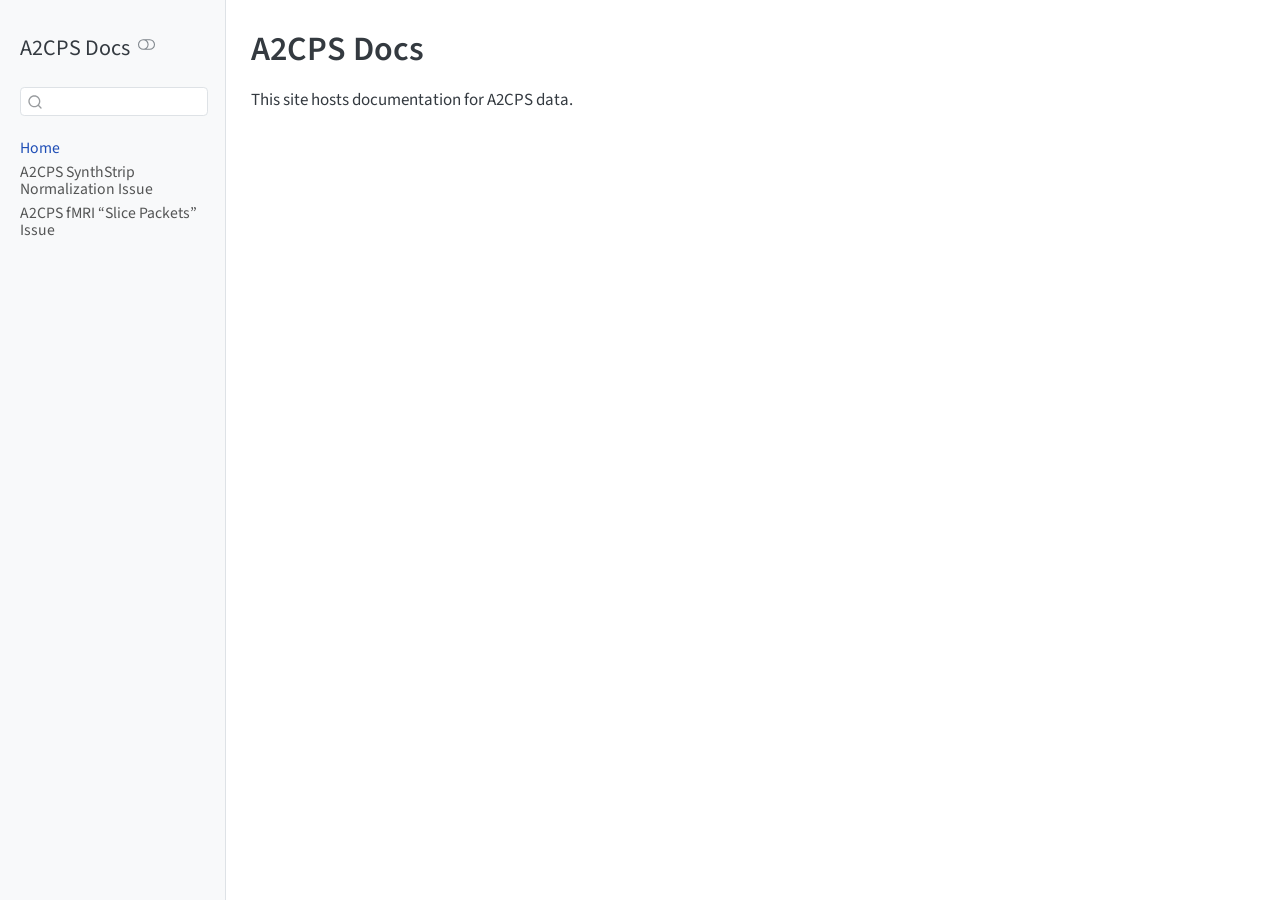
<file: index.html>
<!DOCTYPE html>
<html xmlns="http://www.w3.org/1999/xhtml" lang="en" xml:lang="en"><head>

<meta charset="utf-8">
<meta name="generator" content="quarto-1.9.38">

<meta name="viewport" content="width=device-width, initial-scale=1.0, user-scalable=yes">


<title>A2CPS Docs</title>
<style>
/* Default styles provided by pandoc.
** See https://pandoc.org/MANUAL.html#variables-for-html for config info.
*/
code{white-space: pre-wrap;}
span.smallcaps{font-variant: small-caps;}
div.columns{display: flex; gap: min(4vw, 1.5em);}
div.column{flex: auto; overflow-x: auto;}
div.hanging-indent{margin-left: 1.5em; text-indent: -1.5em;}
ul.task-list{list-style: none;}
ul.task-list li input[type="checkbox"] {
  width: 0.8em;
  margin: 0 0.8em 0.2em -1em; /* quarto-specific, see https://github.com/quarto-dev/quarto-cli/issues/4556 */ 
  vertical-align: middle;
}
</style>


<script src="site_libs/quarto-nav/quarto-nav.js"></script>
<script src="site_libs/quarto-nav/headroom.min.js"></script>
<script src="site_libs/clipboard/clipboard.min.js"></script>
<script src="site_libs/quarto-search/autocomplete.umd.js"></script>
<script src="site_libs/quarto-search/fuse.min.js"></script>
<script src="site_libs/quarto-search/quarto-search.js"></script>
<meta name="quarto:offset" content="./">
<script src="site_libs/quarto-html/quarto.js" type="module"></script>
<script src="site_libs/quarto-html/tabsets/tabsets.js" type="module"></script>
<script src="site_libs/quarto-html/popper.min.js"></script>
<script src="site_libs/quarto-html/tippy.umd.min.js"></script>
<script src="site_libs/quarto-html/anchor.min.js"></script>
<link href="site_libs/quarto-html/tippy.css" rel="stylesheet">
<link href="site_libs/quarto-html/quarto-syntax-highlighting-15634bcf2e68342d4ad2dfa704d543f6.css" rel="stylesheet" class="quarto-color-scheme" id="quarto-text-highlighting-styles">
<link href="site_libs/quarto-html/quarto-syntax-highlighting-dark-0a6b7249c26820e032cb0bd839ff02b1.css" rel="stylesheet" class="quarto-color-scheme quarto-color-alternate" id="quarto-text-highlighting-styles">
<link href="site_libs/quarto-html/quarto-syntax-highlighting-15634bcf2e68342d4ad2dfa704d543f6.css" rel="stylesheet" class="quarto-color-scheme-extra" id="quarto-text-highlighting-styles">
<script src="site_libs/bootstrap/bootstrap.min.js"></script>
<link href="site_libs/bootstrap/bootstrap-icons.css" rel="stylesheet">
<link href="site_libs/bootstrap/bootstrap-3dce5815fc144736be7af272c655a3e4.min.css" rel="stylesheet" append-hash="true" class="quarto-color-scheme" id="quarto-bootstrap" data-mode="light">
<link href="site_libs/bootstrap/bootstrap-dark-da82e081d13ecbc62b1fa927007210f7.min.css" rel="stylesheet" append-hash="true" class="quarto-color-scheme quarto-color-alternate" id="quarto-bootstrap" data-mode="dark">
<link href="site_libs/bootstrap/bootstrap-3dce5815fc144736be7af272c655a3e4.min.css" rel="stylesheet" append-hash="true" class="quarto-color-scheme-extra" id="quarto-bootstrap" data-mode="light">
<script id="quarto-search-options" type="application/json">{
  "location": "sidebar",
  "copy-button": false,
  "collapse-after": 3,
  "panel-placement": "start",
  "type": "textbox",
  "limit": 50,
  "keyboard-shortcut": [
    "f",
    "/",
    "s"
  ],
  "show-item-context": false,
  "language": {
    "search-no-results-text": "No results",
    "search-matching-documents-text": "matching documents",
    "search-copy-link-title": "Copy link to search",
    "search-hide-matches-text": "Hide additional matches",
    "search-more-match-text": "more match in this document",
    "search-more-matches-text": "more matches in this document",
    "search-clear-button-title": "Clear",
    "search-text-placeholder": "",
    "search-detached-cancel-button-title": "Cancel",
    "search-submit-button-title": "Submit",
    "search-label": "Search"
  }
}</script>
<script async="" src="https://www.googletagmanager.com/gtag/js?id=G-K3383Z78V7"></script>

<script type="text/javascript">

window.dataLayer = window.dataLayer || [];
function gtag(){dataLayer.push(arguments);}
gtag('js', new Date());
gtag('config', 'G-K3383Z78V7', { 'anonymize_ip': true});
</script>


</head>

<body class="nav-sidebar docked quarto-light"><script id="quarto-html-before-body" type="application/javascript">
    const toggleBodyColorMode = (bsSheetEl) => {
      const mode = bsSheetEl.getAttribute("data-mode");
      const bodyEl = window.document.querySelector("body");
      if (mode === "dark") {
        bodyEl.classList.add("quarto-dark");
        bodyEl.classList.remove("quarto-light");
      } else {
        bodyEl.classList.add("quarto-light");
        bodyEl.classList.remove("quarto-dark");
      }
    }
    const toggleBodyColorPrimary = () => {
      const bsSheetEl = window.document.querySelector("link#quarto-bootstrap:not([rel=disabled-stylesheet])");
      if (bsSheetEl) {
        toggleBodyColorMode(bsSheetEl);
      }
    }
    const setColorSchemeToggle = (alternate) => {
      const toggles = window.document.querySelectorAll('.quarto-color-scheme-toggle');
      for (let i=0; i < toggles.length; i++) {
        const toggle = toggles[i];
        if (toggle) {
          if (alternate) {
            toggle.classList.add("alternate");
          } else {
            toggle.classList.remove("alternate");
          }
        }
      }
    };
    const toggleColorMode = (alternate) => {
      // Switch the stylesheets
      const primaryStylesheets = window.document.querySelectorAll('link.quarto-color-scheme:not(.quarto-color-alternate)');
      const alternateStylesheets = window.document.querySelectorAll('link.quarto-color-scheme.quarto-color-alternate');
      manageTransitions('#quarto-margin-sidebar .nav-link', false);
      if (alternate) {
        // note: dark is layered on light, we don't disable primary!
        enableStylesheet(alternateStylesheets);
        for (const sheetNode of alternateStylesheets) {
          if (sheetNode.id === "quarto-bootstrap") {
            toggleBodyColorMode(sheetNode);
          }
        }
      } else {
        disableStylesheet(alternateStylesheets);
        enableStylesheet(primaryStylesheets)
        toggleBodyColorPrimary();
      }
      manageTransitions('#quarto-margin-sidebar .nav-link', true);
      // Switch the toggles
      setColorSchemeToggle(alternate)
      // Hack to workaround the fact that safari doesn't
      // properly recolor the scrollbar when toggling (#1455)
      if (navigator.userAgent.indexOf('Safari') > 0 && navigator.userAgent.indexOf('Chrome') == -1) {
        manageTransitions("body", false);
        window.scrollTo(0, 1);
        setTimeout(() => {
          window.scrollTo(0, 0);
          manageTransitions("body", true);
        }, 40);
      }
    }
    const disableStylesheet = (stylesheets) => {
      for (let i=0; i < stylesheets.length; i++) {
        const stylesheet = stylesheets[i];
        stylesheet.rel = 'disabled-stylesheet';
      }
    }
    const enableStylesheet = (stylesheets) => {
      for (let i=0; i < stylesheets.length; i++) {
        const stylesheet = stylesheets[i];
        if(stylesheet.rel !== 'stylesheet') { // for Chrome, which will still FOUC without this check
          stylesheet.rel = 'stylesheet';
        }
      }
    }
    const manageTransitions = (selector, allowTransitions) => {
      const els = window.document.querySelectorAll(selector);
      for (let i=0; i < els.length; i++) {
        const el = els[i];
        if (allowTransitions) {
          el.classList.remove('notransition');
        } else {
          el.classList.add('notransition');
        }
      }
    }
    const isFileUrl = () => {
      return window.location.protocol === 'file:';
    }
    const hasAlternateSentinel = () => {
      let styleSentinel = getColorSchemeSentinel();
      if (styleSentinel !== null) {
        return styleSentinel === "alternate";
      } else {
        return false;
      }
    }
    const setStyleSentinel = (alternate) => {
      const value = alternate ? "alternate" : "default";
      if (!isFileUrl()) {
        window.localStorage.setItem("quarto-color-scheme", value);
      } else {
        localAlternateSentinel = value;
      }
    }
    const getColorSchemeSentinel = () => {
      if (!isFileUrl()) {
        const storageValue = window.localStorage.getItem("quarto-color-scheme");
        return storageValue != null ? storageValue : localAlternateSentinel;
      } else {
        return localAlternateSentinel;
      }
    }
    const toggleGiscusIfUsed = (isAlternate, darkModeDefault) => {
      const baseTheme = document.querySelector('#giscus-base-theme')?.value ?? 'light';
      const alternateTheme = document.querySelector('#giscus-alt-theme')?.value ?? 'dark';
      let newTheme = '';
      if(authorPrefersDark) {
        newTheme = isAlternate ? baseTheme : alternateTheme;
      } else {
        newTheme = isAlternate ? alternateTheme : baseTheme;
      }
      const changeGiscusTheme = () => {
        // From: https://github.com/giscus/giscus/issues/336
        const sendMessage = (message) => {
          const iframe = document.querySelector('iframe.giscus-frame');
          if (!iframe) return;
          iframe.contentWindow.postMessage({ giscus: message }, 'https://giscus.app');
        }
        sendMessage({
          setConfig: {
            theme: newTheme
          }
        });
      }
      const isGiscussLoaded = window.document.querySelector('iframe.giscus-frame') !== null;
      if (isGiscussLoaded) {
        changeGiscusTheme();
      }
    };
    const authorPrefersDark = false;
    const darkModeDefault = authorPrefersDark;
      document.querySelector('link#quarto-text-highlighting-styles.quarto-color-scheme-extra').rel = 'disabled-stylesheet';
      document.querySelector('link#quarto-bootstrap.quarto-color-scheme-extra').rel = 'disabled-stylesheet';
    let localAlternateSentinel = darkModeDefault ? 'alternate' : 'default';
    // Dark / light mode switch
    window.quartoToggleColorScheme = () => {
      // Read the current dark / light value
      let toAlternate = !hasAlternateSentinel();
      toggleColorMode(toAlternate);
      setStyleSentinel(toAlternate);
      toggleGiscusIfUsed(toAlternate, darkModeDefault);
      window.dispatchEvent(new Event('resize'));
    };
    // Switch to dark mode if need be
    if (hasAlternateSentinel()) {
      toggleColorMode(true);
    } else {
      toggleColorMode(false);
    }
  </script>

<div id="quarto-search-results"></div>
  <header id="quarto-header" class="headroom fixed-top">
  <nav class="quarto-secondary-nav">
    <div class="container-fluid d-flex">
      <button type="button" class="quarto-btn-toggle btn" data-bs-toggle="collapse" role="button" data-bs-target=".quarto-sidebar-collapse-item" aria-controls="quarto-sidebar" aria-expanded="false" aria-label="Toggle sidebar navigation" onclick="if (window.quartoToggleHeadroom) { window.quartoToggleHeadroom(); }">
        <i class="bi bi-layout-text-sidebar-reverse"></i>
      </button>
        <nav class="quarto-page-breadcrumbs" aria-label="breadcrumb"><ol class="breadcrumb"><li class="breadcrumb-item"><a href="./index.html">Home</a></li></ol></nav>
        <a class="flex-grow-1" role="navigation" data-bs-toggle="collapse" data-bs-target=".quarto-sidebar-collapse-item" aria-controls="quarto-sidebar" aria-expanded="false" aria-label="Toggle sidebar navigation" onclick="if (window.quartoToggleHeadroom) { window.quartoToggleHeadroom(); }">      
        </a>
      <button type="button" class="btn quarto-search-button" aria-label="Search" onclick="window.quartoOpenSearch();">
        <i class="bi bi-search"></i>
      </button>
    </div>
  </nav>
</header>
<!-- content -->
<div id="quarto-content" class="quarto-container page-columns page-rows-contents page-layout-article">
<!-- sidebar -->
  <nav id="quarto-sidebar" class="sidebar collapse collapse-horizontal quarto-sidebar-collapse-item sidebar-navigation docked overflow-auto">
    <div class="pt-lg-2 mt-2 text-left sidebar-header">
    <div class="sidebar-title mb-0 py-0">
      <a href="./">A2CPS Docs</a> 
        <div class="sidebar-tools-main">
  <a href="" class="quarto-color-scheme-toggle quarto-navigation-tool  px-1" onclick="window.quartoToggleColorScheme(); return false;" title="Toggle dark mode"><i class="bi"></i></a>
</div>
    </div>
      </div>
        <div class="mt-2 flex-shrink-0 align-items-center">
        <div class="sidebar-search">
        <div id="quarto-search" class="" title="Search"></div>
        </div>
        </div>
    <div class="sidebar-menu-container"> 
    <ul class="list-unstyled mt-1">
        <li class="sidebar-item">
  <div class="sidebar-item-container"> 
  <a href="./index.html" class="sidebar-item-text sidebar-link active">
 <span class="menu-text">Home</span></a>
  </div>
</li>
        <li class="sidebar-item">
  <div class="sidebar-item-container"> 
  <a href="./synthstrip.html" class="sidebar-item-text sidebar-link">
 <span class="menu-text">A2CPS SynthStrip Normalization Issue</span></a>
  </div>
</li>
        <li class="sidebar-item">
  <div class="sidebar-item-container"> 
  <a href="./slice-packets.html" class="sidebar-item-text sidebar-link">
 <span class="menu-text">A2CPS fMRI “Slice Packets” Issue</span></a>
  </div>
</li>
    </ul>
    </div>
</nav>
<div id="quarto-sidebar-glass" class="quarto-sidebar-collapse-item" data-bs-toggle="collapse" data-bs-target=".quarto-sidebar-collapse-item"></div>
<!-- margin-sidebar -->
    <div id="quarto-margin-sidebar" class="sidebar margin-sidebar zindex-bottom">
        
    </div>
<!-- main -->
<main class="content" id="quarto-document-content">


<header id="title-block-header" class="quarto-title-block default">
<div class="quarto-title">
<h1 class="title">A2CPS Docs</h1>
</div>



<div class="quarto-title-meta">

    
  
    
  </div>
  


</header>


<p>This site hosts documentation for A2CPS data.</p>



</main> <!-- /main -->
<script id="quarto-html-after-body" type="application/javascript">
  window.document.addEventListener("DOMContentLoaded", function (event) {
    // Ensure there is a toggle, if there isn't float one in the top right
    if (window.document.querySelector('.quarto-color-scheme-toggle') === null) {
      const a = window.document.createElement('a');
      a.classList.add('top-right');
      a.classList.add('quarto-color-scheme-toggle');
      a.href = "";
      a.onclick = function() { try { window.quartoToggleColorScheme(); } catch {} return false; };
      const i = window.document.createElement("i");
      i.classList.add('bi');
      a.appendChild(i);
      window.document.body.appendChild(a);
    }
    setColorSchemeToggle(hasAlternateSentinel())
    const icon = "";
    const anchorJS = new window.AnchorJS();
    anchorJS.options = {
      placement: 'right',
      icon: icon
    };
    anchorJS.add('.anchored');
    const isCodeAnnotation = (el) => {
      for (const clz of el.classList) {
        if (clz.startsWith('code-annotation-')) {                     
          return true;
        }
      }
      return false;
    }
    const onCopySuccess = function(e) {
      // button target
      const button = e.trigger;
      // don't keep focus
      button.blur();
      // flash "checked"
      button.classList.add('code-copy-button-checked');
      var currentTitle = button.getAttribute("title");
      button.setAttribute("title", "Copied!");
      let tooltip;
      if (window.bootstrap) {
        button.setAttribute("data-bs-toggle", "tooltip");
        button.setAttribute("data-bs-placement", "left");
        button.setAttribute("data-bs-title", "Copied!");
        tooltip = new bootstrap.Tooltip(button, 
          { trigger: "manual", 
            customClass: "code-copy-button-tooltip",
            offset: [0, -8]});
        tooltip.show();    
      }
      setTimeout(function() {
        if (tooltip) {
          tooltip.hide();
          button.removeAttribute("data-bs-title");
          button.removeAttribute("data-bs-toggle");
          button.removeAttribute("data-bs-placement");
        }
        button.setAttribute("title", currentTitle);
        button.classList.remove('code-copy-button-checked');
      }, 1000);
      // clear code selection
      e.clearSelection();
    }
    const getTextToCopy = function(trigger) {
      const outerScaffold = trigger.parentElement.cloneNode(true);
      const codeEl = outerScaffold.querySelector('code');
      for (const childEl of codeEl.children) {
        if (isCodeAnnotation(childEl)) {
          childEl.remove();
        }
      }
      return codeEl.innerText;
    }
    const clipboard = new window.ClipboardJS('.code-copy-button:not([data-in-quarto-modal])', {
      text: getTextToCopy
    });
    clipboard.on('success', onCopySuccess);
    if (window.document.getElementById('quarto-embedded-source-code-modal')) {
      const clipboardModal = new window.ClipboardJS('.code-copy-button[data-in-quarto-modal]', {
        text: getTextToCopy,
        container: window.document.getElementById('quarto-embedded-source-code-modal')
      });
      clipboardModal.on('success', onCopySuccess);
    }
      var localhostRegex = new RegExp(/^(?:http|https):\/\/localhost\:?[0-9]*\//);
      var mailtoRegex = new RegExp(/^mailto:/);
        var filterRegex = new RegExp("https:\/\/a2cps\.github\.io\/docs\/");
      var isInternal = (href) => {
          return filterRegex.test(href) || localhostRegex.test(href) || mailtoRegex.test(href);
      }
      // Inspect non-navigation links and adorn them if external
     var links = window.document.querySelectorAll('a[href]:not(.nav-link):not(.navbar-brand):not(.toc-action):not(.sidebar-link):not(.sidebar-item-toggle):not(.pagination-link):not(.no-external):not([aria-hidden]):not(.dropdown-item):not(.quarto-navigation-tool):not(.about-link)');
      for (var i=0; i<links.length; i++) {
        const link = links[i];
        if (!isInternal(link.href)) {
          // undo the damage that might have been done by quarto-nav.js in the case of
          // links that we want to consider external
          if (link.dataset.originalHref !== undefined) {
            link.href = link.dataset.originalHref;
          }
        }
      }
    function tippyHover(el, contentFn, onTriggerFn, onUntriggerFn) {
      const config = {
        allowHTML: true,
        maxWidth: 500,
        delay: 100,
        arrow: false,
        appendTo: function(el) {
            return el.parentElement;
        },
        interactive: true,
        interactiveBorder: 10,
        theme: 'quarto',
        placement: 'bottom-start',
      };
      if (contentFn) {
        config.content = contentFn;
      }
      if (onTriggerFn) {
        config.onTrigger = onTriggerFn;
      }
      if (onUntriggerFn) {
        config.onUntrigger = onUntriggerFn;
      }
      window.tippy(el, config); 
    }
    const noterefs = window.document.querySelectorAll('a[role="doc-noteref"]');
    for (var i=0; i<noterefs.length; i++) {
      const ref = noterefs[i];
      tippyHover(ref, function() {
        // use id or data attribute instead here
        let href = ref.getAttribute('data-footnote-href') || ref.getAttribute('href');
        try { href = new URL(href).hash; } catch {}
        const id = href.replace(/^#\/?/, "");
        const note = window.document.getElementById(id);
        if (note) {
          return note.innerHTML;
        } else {
          return "";
        }
      });
    }
    const xrefs = window.document.querySelectorAll('a.quarto-xref');
    const processXRef = (id, note) => {
      // Strip column container classes
      const stripColumnClz = (el) => {
        el.classList.remove("page-full", "page-columns");
        if (el.children) {
          for (const child of el.children) {
            stripColumnClz(child);
          }
        }
      }
      stripColumnClz(note)
      if (id === null || id.startsWith('sec-')) {
        // Special case sections, only their first couple elements
        const container = document.createElement("div");
        if (note.children && note.children.length > 2) {
          container.appendChild(note.children[0].cloneNode(true));
          for (let i = 1; i < note.children.length; i++) {
            const child = note.children[i];
            if (child.tagName === "P" && child.innerText === "") {
              continue;
            } else {
              container.appendChild(child.cloneNode(true));
              break;
            }
          }
          if (window.Quarto?.typesetMath) {
            window.Quarto.typesetMath(container);
          }
          return container.innerHTML
        } else {
          if (window.Quarto?.typesetMath) {
            window.Quarto.typesetMath(note);
          }
          return note.innerHTML;
        }
      } else {
        // Remove any anchor links if they are present
        const anchorLink = note.querySelector('a.anchorjs-link');
        if (anchorLink) {
          anchorLink.remove();
        }
        if (window.Quarto?.typesetMath) {
          window.Quarto.typesetMath(note);
        }
        if (note.classList.contains("callout")) {
          return note.outerHTML;
        } else {
          return note.innerHTML;
        }
      }
    }
    for (var i=0; i<xrefs.length; i++) {
      const xref = xrefs[i];
      tippyHover(xref, undefined, function(instance) {
        instance.disable();
        let url = xref.getAttribute('href');
        let hash = undefined; 
        if (url.startsWith('#')) {
          hash = url;
        } else {
          try { hash = new URL(url).hash; } catch {}
        }
        if (hash) {
          const id = hash.replace(/^#\/?/, "");
          const note = window.document.getElementById(id);
          if (note !== null) {
            try {
              const html = processXRef(id, note.cloneNode(true));
              instance.setContent(html);
            } finally {
              instance.enable();
              instance.show();
            }
          } else {
            // See if we can fetch this
            fetch(url.split('#')[0])
            .then(res => res.text())
            .then(html => {
              const parser = new DOMParser();
              const htmlDoc = parser.parseFromString(html, "text/html");
              const note = htmlDoc.getElementById(id);
              if (note !== null) {
                const html = processXRef(id, note);
                instance.setContent(html);
              } 
            }).finally(() => {
              instance.enable();
              instance.show();
            });
          }
        } else {
          // See if we can fetch a full url (with no hash to target)
          // This is a special case and we should probably do some content thinning / targeting
          fetch(url)
          .then(res => res.text())
          .then(html => {
            const parser = new DOMParser();
            const htmlDoc = parser.parseFromString(html, "text/html");
            const note = htmlDoc.querySelector('main.content');
            if (note !== null) {
              // This should only happen for chapter cross references
              // (since there is no id in the URL)
              // remove the first header
              if (note.children.length > 0 && note.children[0].tagName === "HEADER") {
                note.children[0].remove();
              }
              const html = processXRef(null, note);
              instance.setContent(html);
            } 
          }).finally(() => {
            instance.enable();
            instance.show();
          });
        }
      }, function(instance) {
      });
    }
        let selectedAnnoteEl;
        const selectorForAnnotation = ( cell, annotation) => {
          let cellAttr = 'data-code-cell="' + cell + '"';
          let lineAttr = 'data-code-annotation="' +  annotation + '"';
          const selector = 'span[' + cellAttr + '][' + lineAttr + ']';
          return selector;
        }
        const selectCodeLines = (annoteEl) => {
          const doc = window.document;
          const targetCell = annoteEl.getAttribute("data-target-cell");
          const targetAnnotation = annoteEl.getAttribute("data-target-annotation");
          const annoteSpan = window.document.querySelector(selectorForAnnotation(targetCell, targetAnnotation));
          const lines = annoteSpan.getAttribute("data-code-lines").split(",");
          const lineIds = lines.map((line) => {
            return targetCell + "-" + line;
          })
          let top = null;
          let height = null;
          let parent = null;
          if (lineIds.length > 0) {
              //compute the position of the single el (top and bottom and make a div)
              const el = window.document.getElementById(lineIds[0]);
              top = el.offsetTop;
              height = el.offsetHeight;
              parent = el.parentElement.parentElement;
            if (lineIds.length > 1) {
              const lastEl = window.document.getElementById(lineIds[lineIds.length - 1]);
              const bottom = lastEl.offsetTop + lastEl.offsetHeight;
              height = bottom - top;
            }
            if (top !== null && height !== null && parent !== null) {
              // cook up a div (if necessary) and position it 
              let div = window.document.getElementById("code-annotation-line-highlight");
              if (div === null) {
                div = window.document.createElement("div");
                div.setAttribute("id", "code-annotation-line-highlight");
                div.style.position = 'absolute';
                parent.appendChild(div);
              }
              div.style.top = top - 2 + "px";
              div.style.height = height + 4 + "px";
              div.style.left = 0;
              let gutterDiv = window.document.getElementById("code-annotation-line-highlight-gutter");
              if (gutterDiv === null) {
                gutterDiv = window.document.createElement("div");
                gutterDiv.setAttribute("id", "code-annotation-line-highlight-gutter");
                gutterDiv.style.position = 'absolute';
                const codeCell = window.document.getElementById(targetCell);
                const gutter = codeCell.querySelector('.code-annotation-gutter');
                gutter.appendChild(gutterDiv);
              }
              gutterDiv.style.top = top - 2 + "px";
              gutterDiv.style.height = height + 4 + "px";
            }
            selectedAnnoteEl = annoteEl;
          }
        };
        const unselectCodeLines = () => {
          const elementsIds = ["code-annotation-line-highlight", "code-annotation-line-highlight-gutter"];
          elementsIds.forEach((elId) => {
            const div = window.document.getElementById(elId);
            if (div) {
              div.remove();
            }
          });
          selectedAnnoteEl = undefined;
        };
          // Handle positioning of the toggle
      window.addEventListener(
        "resize",
        throttle(() => {
          elRect = undefined;
          if (selectedAnnoteEl) {
            selectCodeLines(selectedAnnoteEl);
          }
        }, 10)
      );
      function throttle(fn, ms) {
      let throttle = false;
      let timer;
        return (...args) => {
          if(!throttle) { // first call gets through
              fn.apply(this, args);
              throttle = true;
          } else { // all the others get throttled
              if(timer) clearTimeout(timer); // cancel #2
              timer = setTimeout(() => {
                fn.apply(this, args);
                timer = throttle = false;
              }, ms);
          }
        };
      }
        // Attach click handler to the DT
        const annoteDls = window.document.querySelectorAll('dt[data-target-cell]');
        for (const annoteDlNode of annoteDls) {
          annoteDlNode.addEventListener('click', (event) => {
            const clickedEl = event.target;
            if (clickedEl !== selectedAnnoteEl) {
              unselectCodeLines();
              const activeEl = window.document.querySelector('dt[data-target-cell].code-annotation-active');
              if (activeEl) {
                activeEl.classList.remove('code-annotation-active');
              }
              selectCodeLines(clickedEl);
              clickedEl.classList.add('code-annotation-active');
            } else {
              // Unselect the line
              unselectCodeLines();
              clickedEl.classList.remove('code-annotation-active');
            }
          });
        }
    const findCites = (el) => {
      const parentEl = el.parentElement;
      if (parentEl) {
        const cites = parentEl.dataset.cites;
        if (cites) {
          return {
            el,
            cites: cites.split(' ')
          };
        } else {
          return findCites(el.parentElement)
        }
      } else {
        return undefined;
      }
    };
    var bibliorefs = window.document.querySelectorAll('a[role="doc-biblioref"]');
    for (var i=0; i<bibliorefs.length; i++) {
      const ref = bibliorefs[i];
      const citeInfo = findCites(ref);
      if (citeInfo) {
        tippyHover(citeInfo.el, function() {
          var popup = window.document.createElement('div');
          citeInfo.cites.forEach(function(cite) {
            var citeDiv = window.document.createElement('div');
            citeDiv.classList.add('hanging-indent');
            citeDiv.classList.add('csl-entry');
            var biblioDiv = window.document.getElementById('ref-' + cite);
            if (biblioDiv) {
              citeDiv.innerHTML = biblioDiv.innerHTML;
            }
            popup.appendChild(citeDiv);
          });
          return popup.innerHTML;
        });
      }
    }
  });
  </script>
</div> <!-- /content -->




</body></html>
</file>
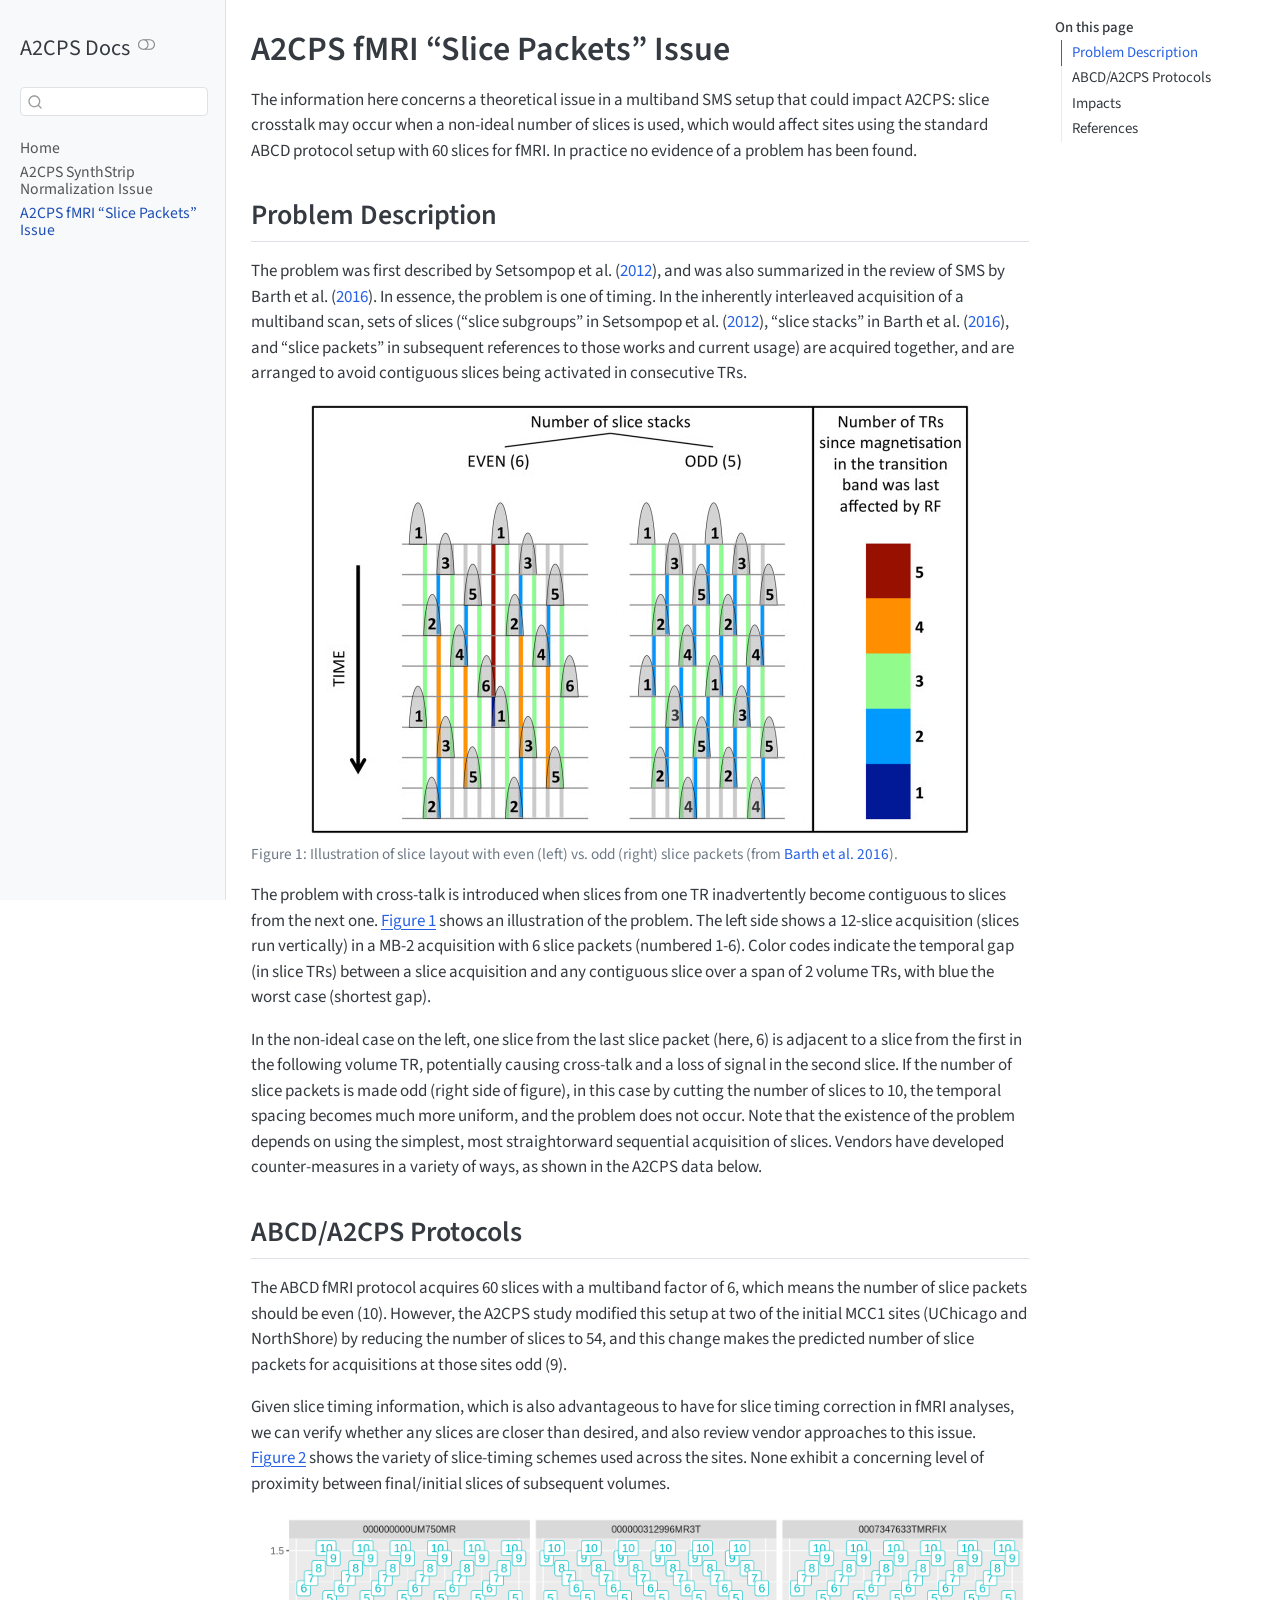
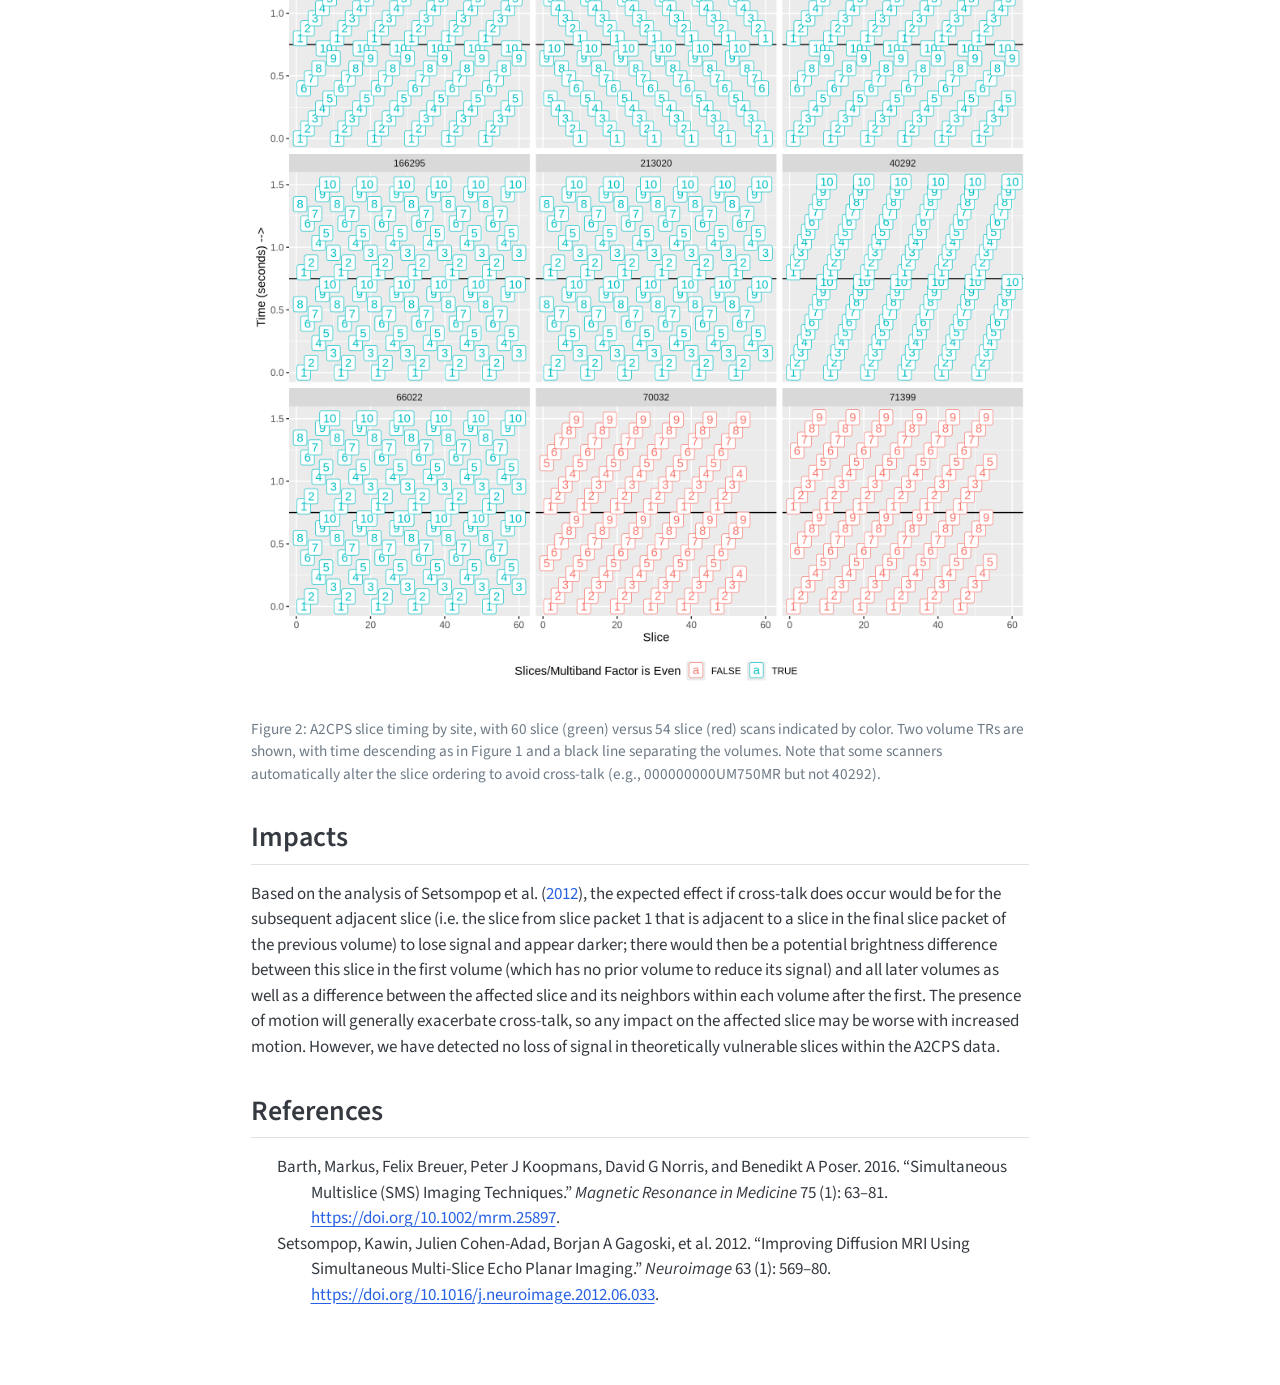
<file: slice-packets.html>
<!DOCTYPE html>
<html xmlns="http://www.w3.org/1999/xhtml" lang="en" xml:lang="en"><head>

<meta charset="utf-8">
<meta name="generator" content="quarto-1.9.38">

<meta name="viewport" content="width=device-width, initial-scale=1.0, user-scalable=yes">


<title>A2CPS fMRI “Slice Packets” Issue – A2CPS Docs</title>
<style>
/* Default styles provided by pandoc.
** See https://pandoc.org/MANUAL.html#variables-for-html for config info.
*/
code{white-space: pre-wrap;}
span.smallcaps{font-variant: small-caps;}
div.columns{display: flex; gap: min(4vw, 1.5em);}
div.column{flex: auto; overflow-x: auto;}
div.hanging-indent{margin-left: 1.5em; text-indent: -1.5em;}
ul.task-list{list-style: none;}
ul.task-list li input[type="checkbox"] {
  width: 0.8em;
  margin: 0 0.8em 0.2em -1em; /* quarto-specific, see https://github.com/quarto-dev/quarto-cli/issues/4556 */ 
  vertical-align: middle;
}
/* CSS for citations */
div.csl-bib-body { }
div.csl-entry {
  clear: both;
}
.hanging-indent div.csl-entry {
  margin-left:2em;
  text-indent:-2em;
}
div.csl-left-margin {
  min-width:2em;
  float:left;
}
div.csl-right-inline {
  margin-left:2em;
  padding-left:1em;
}
div.csl-indent {
  margin-left: 2em;
}</style>


<script src="site_libs/quarto-nav/quarto-nav.js"></script>
<script src="site_libs/quarto-nav/headroom.min.js"></script>
<script src="site_libs/clipboard/clipboard.min.js"></script>
<script src="site_libs/quarto-search/autocomplete.umd.js"></script>
<script src="site_libs/quarto-search/fuse.min.js"></script>
<script src="site_libs/quarto-search/quarto-search.js"></script>
<meta name="quarto:offset" content="./">
<script src="site_libs/quarto-html/quarto.js" type="module"></script>
<script src="site_libs/quarto-html/tabsets/tabsets.js" type="module"></script>
<script src="site_libs/quarto-html/popper.min.js"></script>
<script src="site_libs/quarto-html/tippy.umd.min.js"></script>
<script src="site_libs/quarto-html/anchor.min.js"></script>
<link href="site_libs/quarto-html/tippy.css" rel="stylesheet">
<link href="site_libs/quarto-html/quarto-syntax-highlighting-15634bcf2e68342d4ad2dfa704d543f6.css" rel="stylesheet" class="quarto-color-scheme" id="quarto-text-highlighting-styles">
<link href="site_libs/quarto-html/quarto-syntax-highlighting-dark-0a6b7249c26820e032cb0bd839ff02b1.css" rel="stylesheet" class="quarto-color-scheme quarto-color-alternate" id="quarto-text-highlighting-styles">
<link href="site_libs/quarto-html/quarto-syntax-highlighting-15634bcf2e68342d4ad2dfa704d543f6.css" rel="stylesheet" class="quarto-color-scheme-extra" id="quarto-text-highlighting-styles">
<script src="site_libs/bootstrap/bootstrap.min.js"></script>
<link href="site_libs/bootstrap/bootstrap-icons.css" rel="stylesheet">
<link href="site_libs/bootstrap/bootstrap-3dce5815fc144736be7af272c655a3e4.min.css" rel="stylesheet" append-hash="true" class="quarto-color-scheme" id="quarto-bootstrap" data-mode="light">
<link href="site_libs/bootstrap/bootstrap-dark-da82e081d13ecbc62b1fa927007210f7.min.css" rel="stylesheet" append-hash="true" class="quarto-color-scheme quarto-color-alternate" id="quarto-bootstrap" data-mode="dark">
<link href="site_libs/bootstrap/bootstrap-3dce5815fc144736be7af272c655a3e4.min.css" rel="stylesheet" append-hash="true" class="quarto-color-scheme-extra" id="quarto-bootstrap" data-mode="light">
<script id="quarto-search-options" type="application/json">{
  "location": "sidebar",
  "copy-button": false,
  "collapse-after": 3,
  "panel-placement": "start",
  "type": "textbox",
  "limit": 50,
  "keyboard-shortcut": [
    "f",
    "/",
    "s"
  ],
  "show-item-context": false,
  "language": {
    "search-no-results-text": "No results",
    "search-matching-documents-text": "matching documents",
    "search-copy-link-title": "Copy link to search",
    "search-hide-matches-text": "Hide additional matches",
    "search-more-match-text": "more match in this document",
    "search-more-matches-text": "more matches in this document",
    "search-clear-button-title": "Clear",
    "search-text-placeholder": "",
    "search-detached-cancel-button-title": "Cancel",
    "search-submit-button-title": "Submit",
    "search-label": "Search"
  }
}</script>
<script async="" src="https://www.googletagmanager.com/gtag/js?id=G-K3383Z78V7"></script>

<script type="text/javascript">

window.dataLayer = window.dataLayer || [];
function gtag(){dataLayer.push(arguments);}
gtag('js', new Date());
gtag('config', 'G-K3383Z78V7', { 'anonymize_ip': true});
</script>


</head>

<body class="nav-sidebar docked quarto-light"><script id="quarto-html-before-body" type="application/javascript">
    const toggleBodyColorMode = (bsSheetEl) => {
      const mode = bsSheetEl.getAttribute("data-mode");
      const bodyEl = window.document.querySelector("body");
      if (mode === "dark") {
        bodyEl.classList.add("quarto-dark");
        bodyEl.classList.remove("quarto-light");
      } else {
        bodyEl.classList.add("quarto-light");
        bodyEl.classList.remove("quarto-dark");
      }
    }
    const toggleBodyColorPrimary = () => {
      const bsSheetEl = window.document.querySelector("link#quarto-bootstrap:not([rel=disabled-stylesheet])");
      if (bsSheetEl) {
        toggleBodyColorMode(bsSheetEl);
      }
    }
    const setColorSchemeToggle = (alternate) => {
      const toggles = window.document.querySelectorAll('.quarto-color-scheme-toggle');
      for (let i=0; i < toggles.length; i++) {
        const toggle = toggles[i];
        if (toggle) {
          if (alternate) {
            toggle.classList.add("alternate");
          } else {
            toggle.classList.remove("alternate");
          }
        }
      }
    };
    const toggleColorMode = (alternate) => {
      // Switch the stylesheets
      const primaryStylesheets = window.document.querySelectorAll('link.quarto-color-scheme:not(.quarto-color-alternate)');
      const alternateStylesheets = window.document.querySelectorAll('link.quarto-color-scheme.quarto-color-alternate');
      manageTransitions('#quarto-margin-sidebar .nav-link', false);
      if (alternate) {
        // note: dark is layered on light, we don't disable primary!
        enableStylesheet(alternateStylesheets);
        for (const sheetNode of alternateStylesheets) {
          if (sheetNode.id === "quarto-bootstrap") {
            toggleBodyColorMode(sheetNode);
          }
        }
      } else {
        disableStylesheet(alternateStylesheets);
        enableStylesheet(primaryStylesheets)
        toggleBodyColorPrimary();
      }
      manageTransitions('#quarto-margin-sidebar .nav-link', true);
      // Switch the toggles
      setColorSchemeToggle(alternate)
      // Hack to workaround the fact that safari doesn't
      // properly recolor the scrollbar when toggling (#1455)
      if (navigator.userAgent.indexOf('Safari') > 0 && navigator.userAgent.indexOf('Chrome') == -1) {
        manageTransitions("body", false);
        window.scrollTo(0, 1);
        setTimeout(() => {
          window.scrollTo(0, 0);
          manageTransitions("body", true);
        }, 40);
      }
    }
    const disableStylesheet = (stylesheets) => {
      for (let i=0; i < stylesheets.length; i++) {
        const stylesheet = stylesheets[i];
        stylesheet.rel = 'disabled-stylesheet';
      }
    }
    const enableStylesheet = (stylesheets) => {
      for (let i=0; i < stylesheets.length; i++) {
        const stylesheet = stylesheets[i];
        if(stylesheet.rel !== 'stylesheet') { // for Chrome, which will still FOUC without this check
          stylesheet.rel = 'stylesheet';
        }
      }
    }
    const manageTransitions = (selector, allowTransitions) => {
      const els = window.document.querySelectorAll(selector);
      for (let i=0; i < els.length; i++) {
        const el = els[i];
        if (allowTransitions) {
          el.classList.remove('notransition');
        } else {
          el.classList.add('notransition');
        }
      }
    }
    const isFileUrl = () => {
      return window.location.protocol === 'file:';
    }
    const hasAlternateSentinel = () => {
      let styleSentinel = getColorSchemeSentinel();
      if (styleSentinel !== null) {
        return styleSentinel === "alternate";
      } else {
        return false;
      }
    }
    const setStyleSentinel = (alternate) => {
      const value = alternate ? "alternate" : "default";
      if (!isFileUrl()) {
        window.localStorage.setItem("quarto-color-scheme", value);
      } else {
        localAlternateSentinel = value;
      }
    }
    const getColorSchemeSentinel = () => {
      if (!isFileUrl()) {
        const storageValue = window.localStorage.getItem("quarto-color-scheme");
        return storageValue != null ? storageValue : localAlternateSentinel;
      } else {
        return localAlternateSentinel;
      }
    }
    const toggleGiscusIfUsed = (isAlternate, darkModeDefault) => {
      const baseTheme = document.querySelector('#giscus-base-theme')?.value ?? 'light';
      const alternateTheme = document.querySelector('#giscus-alt-theme')?.value ?? 'dark';
      let newTheme = '';
      if(authorPrefersDark) {
        newTheme = isAlternate ? baseTheme : alternateTheme;
      } else {
        newTheme = isAlternate ? alternateTheme : baseTheme;
      }
      const changeGiscusTheme = () => {
        // From: https://github.com/giscus/giscus/issues/336
        const sendMessage = (message) => {
          const iframe = document.querySelector('iframe.giscus-frame');
          if (!iframe) return;
          iframe.contentWindow.postMessage({ giscus: message }, 'https://giscus.app');
        }
        sendMessage({
          setConfig: {
            theme: newTheme
          }
        });
      }
      const isGiscussLoaded = window.document.querySelector('iframe.giscus-frame') !== null;
      if (isGiscussLoaded) {
        changeGiscusTheme();
      }
    };
    const authorPrefersDark = false;
    const darkModeDefault = authorPrefersDark;
      document.querySelector('link#quarto-text-highlighting-styles.quarto-color-scheme-extra').rel = 'disabled-stylesheet';
      document.querySelector('link#quarto-bootstrap.quarto-color-scheme-extra').rel = 'disabled-stylesheet';
    let localAlternateSentinel = darkModeDefault ? 'alternate' : 'default';
    // Dark / light mode switch
    window.quartoToggleColorScheme = () => {
      // Read the current dark / light value
      let toAlternate = !hasAlternateSentinel();
      toggleColorMode(toAlternate);
      setStyleSentinel(toAlternate);
      toggleGiscusIfUsed(toAlternate, darkModeDefault);
      window.dispatchEvent(new Event('resize'));
    };
    // Switch to dark mode if need be
    if (hasAlternateSentinel()) {
      toggleColorMode(true);
    } else {
      toggleColorMode(false);
    }
  </script>

<div id="quarto-search-results"></div>
  <header id="quarto-header" class="headroom fixed-top">
  <nav class="quarto-secondary-nav">
    <div class="container-fluid d-flex">
      <button type="button" class="quarto-btn-toggle btn" data-bs-toggle="collapse" role="button" data-bs-target=".quarto-sidebar-collapse-item" aria-controls="quarto-sidebar" aria-expanded="false" aria-label="Toggle sidebar navigation" onclick="if (window.quartoToggleHeadroom) { window.quartoToggleHeadroom(); }">
        <i class="bi bi-layout-text-sidebar-reverse"></i>
      </button>
        <nav class="quarto-page-breadcrumbs" aria-label="breadcrumb"><ol class="breadcrumb"><li class="breadcrumb-item"><a href="./slice-packets.html">A2CPS fMRI “Slice Packets” Issue</a></li></ol></nav>
        <a class="flex-grow-1" role="navigation" data-bs-toggle="collapse" data-bs-target=".quarto-sidebar-collapse-item" aria-controls="quarto-sidebar" aria-expanded="false" aria-label="Toggle sidebar navigation" onclick="if (window.quartoToggleHeadroom) { window.quartoToggleHeadroom(); }">      
        </a>
      <button type="button" class="btn quarto-search-button" aria-label="Search" onclick="window.quartoOpenSearch();">
        <i class="bi bi-search"></i>
      </button>
    </div>
  </nav>
</header>
<!-- content -->
<div id="quarto-content" class="quarto-container page-columns page-rows-contents page-layout-article">
<!-- sidebar -->
  <nav id="quarto-sidebar" class="sidebar collapse collapse-horizontal quarto-sidebar-collapse-item sidebar-navigation docked overflow-auto">
    <div class="pt-lg-2 mt-2 text-left sidebar-header">
    <div class="sidebar-title mb-0 py-0">
      <a href="./">A2CPS Docs</a> 
        <div class="sidebar-tools-main">
  <a href="" class="quarto-color-scheme-toggle quarto-navigation-tool  px-1" onclick="window.quartoToggleColorScheme(); return false;" title="Toggle dark mode"><i class="bi"></i></a>
</div>
    </div>
      </div>
        <div class="mt-2 flex-shrink-0 align-items-center">
        <div class="sidebar-search">
        <div id="quarto-search" class="" title="Search"></div>
        </div>
        </div>
    <div class="sidebar-menu-container"> 
    <ul class="list-unstyled mt-1">
        <li class="sidebar-item">
  <div class="sidebar-item-container"> 
  <a href="./index.html" class="sidebar-item-text sidebar-link">
 <span class="menu-text">Home</span></a>
  </div>
</li>
        <li class="sidebar-item">
  <div class="sidebar-item-container"> 
  <a href="./synthstrip.html" class="sidebar-item-text sidebar-link">
 <span class="menu-text">A2CPS SynthStrip Normalization Issue</span></a>
  </div>
</li>
        <li class="sidebar-item">
  <div class="sidebar-item-container"> 
  <a href="./slice-packets.html" class="sidebar-item-text sidebar-link active">
 <span class="menu-text">A2CPS fMRI “Slice Packets” Issue</span></a>
  </div>
</li>
    </ul>
    </div>
</nav>
<div id="quarto-sidebar-glass" class="quarto-sidebar-collapse-item" data-bs-toggle="collapse" data-bs-target=".quarto-sidebar-collapse-item"></div>
<!-- margin-sidebar -->
    <div id="quarto-margin-sidebar" class="sidebar margin-sidebar">
        <nav id="TOC" role="doc-toc" class="toc-active">
    <h2 id="toc-title">On this page</h2>
   
  <ul>
  <li><a href="#problem-description" id="toc-problem-description" class="nav-link active" data-scroll-target="#problem-description">Problem Description</a></li>
  <li><a href="#abcda2cps-protocols" id="toc-abcda2cps-protocols" class="nav-link" data-scroll-target="#abcda2cps-protocols">ABCD/A2CPS Protocols</a></li>
  <li><a href="#impacts" id="toc-impacts" class="nav-link" data-scroll-target="#impacts">Impacts</a></li>
  <li><a href="#references" id="toc-references" class="nav-link" data-scroll-target="#references">References</a></li>
  </ul>
</nav>
    </div>
<!-- main -->
<main class="content" id="quarto-document-content">


<header id="title-block-header" class="quarto-title-block default">
<div class="quarto-title">
<h1 class="title">A2CPS fMRI “Slice Packets” Issue</h1>
</div>



<div class="quarto-title-meta">

    
  
    
  </div>
  


</header>


<p>The information here concerns a theoretical issue in a multiband SMS setup that could impact A2CPS: slice crosstalk may occur when a non-ideal number of slices is used, which would affect sites using the standard ABCD protocol setup with 60 slices for fMRI. In practice no evidence of a problem has been found.</p>
<section id="problem-description" class="level2">
<h2 class="anchored" data-anchor-id="problem-description">Problem Description</h2>
<p>The problem was first described by <span class="citation" data-cites="setsompop2012improving">Setsompop et al. (<a href="#ref-setsompop2012improving" role="doc-biblioref">2012</a>)</span>, and was also summarized in the review of SMS by <span class="citation" data-cites="barth2016simultaneous">Barth et al. (<a href="#ref-barth2016simultaneous" role="doc-biblioref">2016</a>)</span>. In essence, the problem is one of timing. In the inherently interleaved acquisition of a multiband scan, sets of slices (“slice subgroups” in <span class="citation" data-cites="setsompop2012improving">Setsompop et al. (<a href="#ref-setsompop2012improving" role="doc-biblioref">2012</a>)</span>, “slice stacks” in <span class="citation" data-cites="barth2016simultaneous">Barth et al. (<a href="#ref-barth2016simultaneous" role="doc-biblioref">2016</a>)</span>, and “slice packets” in subsequent references to those works and current usage) are acquired together, and are arranged to avoid contiguous slices being activated in consecutive TRs.</p>
<div id="fig-packets" class="quarto-float quarto-figure quarto-figure-center anchored">
<figure class="quarto-float quarto-float-fig figure">
<div aria-describedby="fig-packets-caption-0ceaefa1-69ba-4598-a22c-09a6ac19f8ca">
<img src="images/mrm25897-fig-0003-m.jpg" class="img-fluid figure-img">
</div>
<figcaption class="quarto-float-caption-bottom quarto-float-caption quarto-float-fig" id="fig-packets-caption-0ceaefa1-69ba-4598-a22c-09a6ac19f8ca">
Figure&nbsp;1: Illustration of slice layout with even (left) vs.&nbsp;odd (right) slice packets <span class="citation" data-cites="barth2016simultaneous">(from <a href="#ref-barth2016simultaneous" role="doc-biblioref">Barth et al. 2016</a>)</span>.
</figcaption>
</figure>
</div>
<p>The problem with cross-talk is introduced when slices from one TR inadvertently become contiguous to slices from the next one. <a href="#fig-packets" class="quarto-xref">Figure&nbsp;1</a> shows an illustration of the problem. The left side shows a 12-slice acquisition (slices run vertically) in a MB-2 acquisition with 6 slice packets (numbered 1-6). Color codes indicate the temporal gap (in slice TRs) between a slice acquisition and any contiguous slice over a span of 2 volume TRs, with blue the worst case (shortest gap).</p>
<p>In the non-ideal case on the left, one slice from the last slice packet (here, 6) is adjacent to a slice from the first in the following volume TR, potentially causing cross-talk and a loss of signal in the second slice. If the number of slice packets is made odd (right side of figure), in this case by cutting the number of slices to 10, the temporal spacing becomes much more uniform, and the problem does not occur. Note that the existence of the problem depends on using the simplest, most straightorward sequential acquisition of slices. Vendors have developed counter-measures in a variety of ways, as shown in the A2CPS data below.</p>
</section>
<section id="abcda2cps-protocols" class="level2">
<h2 class="anchored" data-anchor-id="abcda2cps-protocols">ABCD/A2CPS Protocols</h2>
<p>The ABCD fMRI protocol acquires 60 slices with a multiband factor of 6, which means the number of slice packets should be even (10). However, the A2CPS study modified this setup at two of the initial MCC1 sites (UChicago and NorthShore) by reducing the number of slices to 54, and this change makes the predicted number of slice packets for acquisitions at those sites odd (9).</p>
<p>Given slice timing information, which is also advantageous to have for slice timing correction in fMRI analyses, we can verify whether any slices are closer than desired, and also review vendor approaches to this issue. <a href="#fig-timing" class="quarto-xref">Figure&nbsp;2</a> shows the variety of slice-timing schemes used across the sites. None exhibit a concerning level of proximity between final/initial slices of subsequent volumes.</p>
<div id="fig-timing" class="quarto-float quarto-figure quarto-figure-center anchored">
<figure class="quarto-float quarto-float-fig figure">
<div aria-describedby="fig-timing-caption-0ceaefa1-69ba-4598-a22c-09a6ac19f8ca">
<div class="cell">
<div class="cell-output-display">
<div>
<figure class="figure">
<p><img src="slice-packets_files/figure-html/timing-1.png" class="img-fluid figure-img" width="960"></p>
</figure>
</div>
</div>
</div>
</div>
<figcaption class="quarto-float-caption-bottom quarto-float-caption quarto-float-fig" id="fig-timing-caption-0ceaefa1-69ba-4598-a22c-09a6ac19f8ca">
Figure&nbsp;2: A2CPS slice timing by site, with 60 slice (green) versus 54 slice (red) scans indicated by color. Two volume TRs are shown, with time descending as in Figure 1 and a black line separating the volumes. Note that some scanners automatically alter the slice ordering to avoid cross-talk (e.g., 000000000UM750MR but not 40292).
</figcaption>
</figure>
</div>
</section>
<section id="impacts" class="level2">
<h2 class="anchored" data-anchor-id="impacts">Impacts</h2>
<p>Based on the analysis of <span class="citation" data-cites="setsompop2012improving">Setsompop et al. (<a href="#ref-setsompop2012improving" role="doc-biblioref">2012</a>)</span>, the expected effect if cross-talk does occur would be for the subsequent adjacent slice (i.e.&nbsp;the slice from slice packet 1 that is adjacent to a slice in the final slice packet of the previous volume) to lose signal and appear darker; there would then be a potential brightness difference between this slice in the first volume (which has no prior volume to reduce its signal) and all later volumes as well as a difference between the affected slice and its neighbors within each volume after the first. The presence of motion will generally exacerbate cross-talk, so any impact on the affected slice may be worse with increased motion. However, we have detected no loss of signal in theoretically vulnerable slices within the A2CPS data.</p>
</section>
<section id="references" class="level2">
<h2 class="anchored" data-anchor-id="references">References</h2>
<div id="refs" class="references csl-bib-body hanging-indent" role="list">
<div id="ref-barth2016simultaneous" class="csl-entry" role="listitem">
Barth, Markus, Felix Breuer, Peter J Koopmans, David G Norris, and Benedikt A Poser. 2016. <span>“Simultaneous Multislice (SMS) Imaging Techniques.”</span> <em>Magnetic Resonance in Medicine</em> 75 (1): 63–81. <a href="https://doi.org/10.1002/mrm.25897">https://doi.org/10.1002/mrm.25897</a>.
</div>
<div id="ref-setsompop2012improving" class="csl-entry" role="listitem">
Setsompop, Kawin, Julien Cohen-Adad, Borjan A Gagoski, et al. 2012. <span>“Improving Diffusion MRI Using Simultaneous Multi-Slice Echo Planar Imaging.”</span> <em>Neuroimage</em> 63 (1): 569–80. <a href="https://doi.org/10.1016/j.neuroimage.2012.06.033">https://doi.org/10.1016/j.neuroimage.2012.06.033</a>.
</div>
</div>


</section>

</main> <!-- /main -->
<script id="quarto-html-after-body" type="application/javascript">
  window.document.addEventListener("DOMContentLoaded", function (event) {
    // Ensure there is a toggle, if there isn't float one in the top right
    if (window.document.querySelector('.quarto-color-scheme-toggle') === null) {
      const a = window.document.createElement('a');
      a.classList.add('top-right');
      a.classList.add('quarto-color-scheme-toggle');
      a.href = "";
      a.onclick = function() { try { window.quartoToggleColorScheme(); } catch {} return false; };
      const i = window.document.createElement("i");
      i.classList.add('bi');
      a.appendChild(i);
      window.document.body.appendChild(a);
    }
    setColorSchemeToggle(hasAlternateSentinel())
    const icon = "";
    const anchorJS = new window.AnchorJS();
    anchorJS.options = {
      placement: 'right',
      icon: icon
    };
    anchorJS.add('.anchored');
    const isCodeAnnotation = (el) => {
      for (const clz of el.classList) {
        if (clz.startsWith('code-annotation-')) {                     
          return true;
        }
      }
      return false;
    }
    const onCopySuccess = function(e) {
      // button target
      const button = e.trigger;
      // don't keep focus
      button.blur();
      // flash "checked"
      button.classList.add('code-copy-button-checked');
      var currentTitle = button.getAttribute("title");
      button.setAttribute("title", "Copied!");
      let tooltip;
      if (window.bootstrap) {
        button.setAttribute("data-bs-toggle", "tooltip");
        button.setAttribute("data-bs-placement", "left");
        button.setAttribute("data-bs-title", "Copied!");
        tooltip = new bootstrap.Tooltip(button, 
          { trigger: "manual", 
            customClass: "code-copy-button-tooltip",
            offset: [0, -8]});
        tooltip.show();    
      }
      setTimeout(function() {
        if (tooltip) {
          tooltip.hide();
          button.removeAttribute("data-bs-title");
          button.removeAttribute("data-bs-toggle");
          button.removeAttribute("data-bs-placement");
        }
        button.setAttribute("title", currentTitle);
        button.classList.remove('code-copy-button-checked');
      }, 1000);
      // clear code selection
      e.clearSelection();
    }
    const getTextToCopy = function(trigger) {
      const outerScaffold = trigger.parentElement.cloneNode(true);
      const codeEl = outerScaffold.querySelector('code');
      for (const childEl of codeEl.children) {
        if (isCodeAnnotation(childEl)) {
          childEl.remove();
        }
      }
      return codeEl.innerText;
    }
    const clipboard = new window.ClipboardJS('.code-copy-button:not([data-in-quarto-modal])', {
      text: getTextToCopy
    });
    clipboard.on('success', onCopySuccess);
    if (window.document.getElementById('quarto-embedded-source-code-modal')) {
      const clipboardModal = new window.ClipboardJS('.code-copy-button[data-in-quarto-modal]', {
        text: getTextToCopy,
        container: window.document.getElementById('quarto-embedded-source-code-modal')
      });
      clipboardModal.on('success', onCopySuccess);
    }
      var localhostRegex = new RegExp(/^(?:http|https):\/\/localhost\:?[0-9]*\//);
      var mailtoRegex = new RegExp(/^mailto:/);
        var filterRegex = new RegExp("https:\/\/a2cps\.github\.io\/docs\/");
      var isInternal = (href) => {
          return filterRegex.test(href) || localhostRegex.test(href) || mailtoRegex.test(href);
      }
      // Inspect non-navigation links and adorn them if external
     var links = window.document.querySelectorAll('a[href]:not(.nav-link):not(.navbar-brand):not(.toc-action):not(.sidebar-link):not(.sidebar-item-toggle):not(.pagination-link):not(.no-external):not([aria-hidden]):not(.dropdown-item):not(.quarto-navigation-tool):not(.about-link)');
      for (var i=0; i<links.length; i++) {
        const link = links[i];
        if (!isInternal(link.href)) {
          // undo the damage that might have been done by quarto-nav.js in the case of
          // links that we want to consider external
          if (link.dataset.originalHref !== undefined) {
            link.href = link.dataset.originalHref;
          }
        }
      }
    function tippyHover(el, contentFn, onTriggerFn, onUntriggerFn) {
      const config = {
        allowHTML: true,
        maxWidth: 500,
        delay: 100,
        arrow: false,
        appendTo: function(el) {
            return el.parentElement;
        },
        interactive: true,
        interactiveBorder: 10,
        theme: 'quarto',
        placement: 'bottom-start',
      };
      if (contentFn) {
        config.content = contentFn;
      }
      if (onTriggerFn) {
        config.onTrigger = onTriggerFn;
      }
      if (onUntriggerFn) {
        config.onUntrigger = onUntriggerFn;
      }
      window.tippy(el, config); 
    }
    const noterefs = window.document.querySelectorAll('a[role="doc-noteref"]');
    for (var i=0; i<noterefs.length; i++) {
      const ref = noterefs[i];
      tippyHover(ref, function() {
        // use id or data attribute instead here
        let href = ref.getAttribute('data-footnote-href') || ref.getAttribute('href');
        try { href = new URL(href).hash; } catch {}
        const id = href.replace(/^#\/?/, "");
        const note = window.document.getElementById(id);
        if (note) {
          return note.innerHTML;
        } else {
          return "";
        }
      });
    }
    const xrefs = window.document.querySelectorAll('a.quarto-xref');
    const processXRef = (id, note) => {
      // Strip column container classes
      const stripColumnClz = (el) => {
        el.classList.remove("page-full", "page-columns");
        if (el.children) {
          for (const child of el.children) {
            stripColumnClz(child);
          }
        }
      }
      stripColumnClz(note)
      if (id === null || id.startsWith('sec-')) {
        // Special case sections, only their first couple elements
        const container = document.createElement("div");
        if (note.children && note.children.length > 2) {
          container.appendChild(note.children[0].cloneNode(true));
          for (let i = 1; i < note.children.length; i++) {
            const child = note.children[i];
            if (child.tagName === "P" && child.innerText === "") {
              continue;
            } else {
              container.appendChild(child.cloneNode(true));
              break;
            }
          }
          if (window.Quarto?.typesetMath) {
            window.Quarto.typesetMath(container);
          }
          return container.innerHTML
        } else {
          if (window.Quarto?.typesetMath) {
            window.Quarto.typesetMath(note);
          }
          return note.innerHTML;
        }
      } else {
        // Remove any anchor links if they are present
        const anchorLink = note.querySelector('a.anchorjs-link');
        if (anchorLink) {
          anchorLink.remove();
        }
        if (window.Quarto?.typesetMath) {
          window.Quarto.typesetMath(note);
        }
        if (note.classList.contains("callout")) {
          return note.outerHTML;
        } else {
          return note.innerHTML;
        }
      }
    }
    for (var i=0; i<xrefs.length; i++) {
      const xref = xrefs[i];
      tippyHover(xref, undefined, function(instance) {
        instance.disable();
        let url = xref.getAttribute('href');
        let hash = undefined; 
        if (url.startsWith('#')) {
          hash = url;
        } else {
          try { hash = new URL(url).hash; } catch {}
        }
        if (hash) {
          const id = hash.replace(/^#\/?/, "");
          const note = window.document.getElementById(id);
          if (note !== null) {
            try {
              const html = processXRef(id, note.cloneNode(true));
              instance.setContent(html);
            } finally {
              instance.enable();
              instance.show();
            }
          } else {
            // See if we can fetch this
            fetch(url.split('#')[0])
            .then(res => res.text())
            .then(html => {
              const parser = new DOMParser();
              const htmlDoc = parser.parseFromString(html, "text/html");
              const note = htmlDoc.getElementById(id);
              if (note !== null) {
                const html = processXRef(id, note);
                instance.setContent(html);
              } 
            }).finally(() => {
              instance.enable();
              instance.show();
            });
          }
        } else {
          // See if we can fetch a full url (with no hash to target)
          // This is a special case and we should probably do some content thinning / targeting
          fetch(url)
          .then(res => res.text())
          .then(html => {
            const parser = new DOMParser();
            const htmlDoc = parser.parseFromString(html, "text/html");
            const note = htmlDoc.querySelector('main.content');
            if (note !== null) {
              // This should only happen for chapter cross references
              // (since there is no id in the URL)
              // remove the first header
              if (note.children.length > 0 && note.children[0].tagName === "HEADER") {
                note.children[0].remove();
              }
              const html = processXRef(null, note);
              instance.setContent(html);
            } 
          }).finally(() => {
            instance.enable();
            instance.show();
          });
        }
      }, function(instance) {
      });
    }
        let selectedAnnoteEl;
        const selectorForAnnotation = ( cell, annotation) => {
          let cellAttr = 'data-code-cell="' + cell + '"';
          let lineAttr = 'data-code-annotation="' +  annotation + '"';
          const selector = 'span[' + cellAttr + '][' + lineAttr + ']';
          return selector;
        }
        const selectCodeLines = (annoteEl) => {
          const doc = window.document;
          const targetCell = annoteEl.getAttribute("data-target-cell");
          const targetAnnotation = annoteEl.getAttribute("data-target-annotation");
          const annoteSpan = window.document.querySelector(selectorForAnnotation(targetCell, targetAnnotation));
          const lines = annoteSpan.getAttribute("data-code-lines").split(",");
          const lineIds = lines.map((line) => {
            return targetCell + "-" + line;
          })
          let top = null;
          let height = null;
          let parent = null;
          if (lineIds.length > 0) {
              //compute the position of the single el (top and bottom and make a div)
              const el = window.document.getElementById(lineIds[0]);
              top = el.offsetTop;
              height = el.offsetHeight;
              parent = el.parentElement.parentElement;
            if (lineIds.length > 1) {
              const lastEl = window.document.getElementById(lineIds[lineIds.length - 1]);
              const bottom = lastEl.offsetTop + lastEl.offsetHeight;
              height = bottom - top;
            }
            if (top !== null && height !== null && parent !== null) {
              // cook up a div (if necessary) and position it 
              let div = window.document.getElementById("code-annotation-line-highlight");
              if (div === null) {
                div = window.document.createElement("div");
                div.setAttribute("id", "code-annotation-line-highlight");
                div.style.position = 'absolute';
                parent.appendChild(div);
              }
              div.style.top = top - 2 + "px";
              div.style.height = height + 4 + "px";
              div.style.left = 0;
              let gutterDiv = window.document.getElementById("code-annotation-line-highlight-gutter");
              if (gutterDiv === null) {
                gutterDiv = window.document.createElement("div");
                gutterDiv.setAttribute("id", "code-annotation-line-highlight-gutter");
                gutterDiv.style.position = 'absolute';
                const codeCell = window.document.getElementById(targetCell);
                const gutter = codeCell.querySelector('.code-annotation-gutter');
                gutter.appendChild(gutterDiv);
              }
              gutterDiv.style.top = top - 2 + "px";
              gutterDiv.style.height = height + 4 + "px";
            }
            selectedAnnoteEl = annoteEl;
          }
        };
        const unselectCodeLines = () => {
          const elementsIds = ["code-annotation-line-highlight", "code-annotation-line-highlight-gutter"];
          elementsIds.forEach((elId) => {
            const div = window.document.getElementById(elId);
            if (div) {
              div.remove();
            }
          });
          selectedAnnoteEl = undefined;
        };
          // Handle positioning of the toggle
      window.addEventListener(
        "resize",
        throttle(() => {
          elRect = undefined;
          if (selectedAnnoteEl) {
            selectCodeLines(selectedAnnoteEl);
          }
        }, 10)
      );
      function throttle(fn, ms) {
      let throttle = false;
      let timer;
        return (...args) => {
          if(!throttle) { // first call gets through
              fn.apply(this, args);
              throttle = true;
          } else { // all the others get throttled
              if(timer) clearTimeout(timer); // cancel #2
              timer = setTimeout(() => {
                fn.apply(this, args);
                timer = throttle = false;
              }, ms);
          }
        };
      }
        // Attach click handler to the DT
        const annoteDls = window.document.querySelectorAll('dt[data-target-cell]');
        for (const annoteDlNode of annoteDls) {
          annoteDlNode.addEventListener('click', (event) => {
            const clickedEl = event.target;
            if (clickedEl !== selectedAnnoteEl) {
              unselectCodeLines();
              const activeEl = window.document.querySelector('dt[data-target-cell].code-annotation-active');
              if (activeEl) {
                activeEl.classList.remove('code-annotation-active');
              }
              selectCodeLines(clickedEl);
              clickedEl.classList.add('code-annotation-active');
            } else {
              // Unselect the line
              unselectCodeLines();
              clickedEl.classList.remove('code-annotation-active');
            }
          });
        }
    const findCites = (el) => {
      const parentEl = el.parentElement;
      if (parentEl) {
        const cites = parentEl.dataset.cites;
        if (cites) {
          return {
            el,
            cites: cites.split(' ')
          };
        } else {
          return findCites(el.parentElement)
        }
      } else {
        return undefined;
      }
    };
    var bibliorefs = window.document.querySelectorAll('a[role="doc-biblioref"]');
    for (var i=0; i<bibliorefs.length; i++) {
      const ref = bibliorefs[i];
      const citeInfo = findCites(ref);
      if (citeInfo) {
        tippyHover(citeInfo.el, function() {
          var popup = window.document.createElement('div');
          citeInfo.cites.forEach(function(cite) {
            var citeDiv = window.document.createElement('div');
            citeDiv.classList.add('hanging-indent');
            citeDiv.classList.add('csl-entry');
            var biblioDiv = window.document.getElementById('ref-' + cite);
            if (biblioDiv) {
              citeDiv.innerHTML = biblioDiv.innerHTML;
            }
            popup.appendChild(citeDiv);
          });
          return popup.innerHTML;
        });
      }
    }
  });
  </script>
</div> <!-- /content -->




</body></html>
</file>
<file: site_libs/quarto-html/tippy.css>
.tippy-box[data-animation=fade][data-state=hidden]{opacity:0}[data-tippy-root]{max-width:calc(100vw - 10px)}.tippy-box{position:relative;background-color:#333;color:#fff;border-radius:4px;font-size:14px;line-height:1.4;white-space:normal;outline:0;transition-property:transform,visibility,opacity}.tippy-box[data-placement^=top]>.tippy-arrow{bottom:0}.tippy-box[data-placement^=top]>.tippy-arrow:before{bottom:-7px;left:0;border-width:8px 8px 0;border-top-color:initial;transform-origin:center top}.tippy-box[data-placement^=bottom]>.tippy-arrow{top:0}.tippy-box[data-placement^=bottom]>.tippy-arrow:before{top:-7px;left:0;border-width:0 8px 8px;border-bottom-color:initial;transform-origin:center bottom}.tippy-box[data-placement^=left]>.tippy-arrow{right:0}.tippy-box[data-placement^=left]>.tippy-arrow:before{border-width:8px 0 8px 8px;border-left-color:initial;right:-7px;transform-origin:center left}.tippy-box[data-placement^=right]>.tippy-arrow{left:0}.tippy-box[data-placement^=right]>.tippy-arrow:before{left:-7px;border-width:8px 8px 8px 0;border-right-color:initial;transform-origin:center right}.tippy-box[data-inertia][data-state=visible]{transition-timing-function:cubic-bezier(.54,1.5,.38,1.11)}.tippy-arrow{width:16px;height:16px;color:#333}.tippy-arrow:before{content:"";position:absolute;border-color:transparent;border-style:solid}.tippy-content{position:relative;padding:5px 9px;z-index:1}
</file>
<file: site_libs/quarto-html/quarto-syntax-highlighting-15634bcf2e68342d4ad2dfa704d543f6.css>
/* quarto syntax highlight colors */
:root {
  --quarto-hl-ot-color: #003B4F;
  --quarto-hl-at-color: #657422;
  --quarto-hl-ss-color: #20794D;
  --quarto-hl-an-color: #5E5E5E;
  --quarto-hl-fu-color: #4758AB;
  --quarto-hl-st-color: #20794D;
  --quarto-hl-cf-color: #003B4F;
  --quarto-hl-op-color: #5E5E5E;
  --quarto-hl-er-color: #AD0000;
  --quarto-hl-bn-color: #AD0000;
  --quarto-hl-al-color: #AD0000;
  --quarto-hl-va-color: #111111;
  --quarto-hl-bu-color: inherit;
  --quarto-hl-ex-color: inherit;
  --quarto-hl-pp-color: #AD0000;
  --quarto-hl-in-color: #5E5E5E;
  --quarto-hl-vs-color: #20794D;
  --quarto-hl-wa-color: #5E5E5E;
  --quarto-hl-do-color: #5E5E5E;
  --quarto-hl-im-color: #00769E;
  --quarto-hl-ch-color: #20794D;
  --quarto-hl-dt-color: #AD0000;
  --quarto-hl-fl-color: #AD0000;
  --quarto-hl-co-color: #5E5E5E;
  --quarto-hl-cv-color: #5E5E5E;
  --quarto-hl-cn-color: #8f5902;
  --quarto-hl-sc-color: #5E5E5E;
  --quarto-hl-dv-color: #AD0000;
  --quarto-hl-kw-color: #003B4F;
}

/* other quarto variables */
:root {
  --quarto-font-monospace: SFMono-Regular, Menlo, Monaco, Consolas, "Liberation Mono", "Courier New", monospace;
}

/* syntax highlight based on Pandoc's rules */
pre > code.sourceCode > span {
  color: #003B4F;
}

code.sourceCode > span {
  color: #003B4F;
}

div.sourceCode,
div.sourceCode pre.sourceCode {
  color: #003B4F;
}

/* Normal */
code span {
  color: #003B4F;
}

/* Alert */
code span.al {
  color: #AD0000;
  font-style: inherit;
}

/* Annotation */
code span.an {
  color: #5E5E5E;
  font-style: inherit;
}

/* Attribute */
code span.at {
  color: #657422;
  font-style: inherit;
}

/* BaseN */
code span.bn {
  color: #AD0000;
  font-style: inherit;
}

/* BuiltIn */
code span.bu {
  font-style: inherit;
}

/* ControlFlow */
code span.cf {
  color: #003B4F;
  font-weight: bold;
  font-style: inherit;
}

/* Char */
code span.ch {
  color: #20794D;
  font-style: inherit;
}

/* Constant */
code span.cn {
  color: #8f5902;
  font-style: inherit;
}

/* Comment */
code span.co {
  color: #5E5E5E;
  font-style: inherit;
}

/* CommentVar */
code span.cv {
  color: #5E5E5E;
  font-style: italic;
}

/* Documentation */
code span.do {
  color: #5E5E5E;
  font-style: italic;
}

/* DataType */
code span.dt {
  color: #AD0000;
  font-style: inherit;
}

/* DecVal */
code span.dv {
  color: #AD0000;
  font-style: inherit;
}

/* Error */
code span.er {
  color: #AD0000;
  font-style: inherit;
}

/* Extension */
code span.ex {
  font-style: inherit;
}

/* Float */
code span.fl {
  color: #AD0000;
  font-style: inherit;
}

/* Function */
code span.fu {
  color: #4758AB;
  font-style: inherit;
}

/* Import */
code span.im {
  color: #00769E;
  font-style: inherit;
}

/* Information */
code span.in {
  color: #5E5E5E;
  font-style: inherit;
}

/* Keyword */
code span.kw {
  color: #003B4F;
  font-weight: bold;
  font-style: inherit;
}

/* Operator */
code span.op {
  color: #5E5E5E;
  font-style: inherit;
}

/* Other */
code span.ot {
  color: #003B4F;
  font-style: inherit;
}

/* Preprocessor */
code span.pp {
  color: #AD0000;
  font-style: inherit;
}

/* SpecialChar */
code span.sc {
  color: #5E5E5E;
  font-style: inherit;
}

/* SpecialString */
code span.ss {
  color: #20794D;
  font-style: inherit;
}

/* String */
code span.st {
  color: #20794D;
  font-style: inherit;
}

/* Variable */
code span.va {
  color: #111111;
  font-style: inherit;
}

/* VerbatimString */
code span.vs {
  color: #20794D;
  font-style: inherit;
}

/* Warning */
code span.wa {
  color: #5E5E5E;
  font-style: italic;
}

.prevent-inlining {
  content: "</";
}

/*# sourceMappingURL=f23921c56f73e400b49028c9186a1aa0.css.map */
</file>
<file: site_libs/quarto-html/quarto-syntax-highlighting-dark-0a6b7249c26820e032cb0bd839ff02b1.css>
/* quarto syntax highlight colors */
:root {
  --quarto-hl-al-color: #f07178;
  --quarto-hl-an-color: #d4d0ab;
  --quarto-hl-at-color: #00e0e0;
  --quarto-hl-bn-color: #d4d0ab;
  --quarto-hl-bu-color: #abe338;
  --quarto-hl-ch-color: #abe338;
  --quarto-hl-co-color: #f8f8f2;
  --quarto-hl-cv-color: #ffd700;
  --quarto-hl-cn-color: #ffd700;
  --quarto-hl-cf-color: #ffa07a;
  --quarto-hl-dt-color: #ffa07a;
  --quarto-hl-dv-color: #d4d0ab;
  --quarto-hl-do-color: #f8f8f2;
  --quarto-hl-er-color: #f07178;
  --quarto-hl-ex-color: #00e0e0;
  --quarto-hl-fl-color: #d4d0ab;
  --quarto-hl-fu-color: #ffa07a;
  --quarto-hl-im-color: #abe338;
  --quarto-hl-in-color: #d4d0ab;
  --quarto-hl-kw-color: #ffa07a;
  --quarto-hl-op-color: #ffa07a;
  --quarto-hl-ot-color: #00e0e0;
  --quarto-hl-pp-color: #dcc6e0;
  --quarto-hl-re-color: #00e0e0;
  --quarto-hl-sc-color: #abe338;
  --quarto-hl-ss-color: #abe338;
  --quarto-hl-st-color: #abe338;
  --quarto-hl-va-color: #00e0e0;
  --quarto-hl-vs-color: #abe338;
  --quarto-hl-wa-color: #dcc6e0;
}

/* other quarto variables */
:root {
  --quarto-font-monospace: SFMono-Regular, Menlo, Monaco, Consolas, "Liberation Mono", "Courier New", monospace;
}

/* syntax highlight based on Pandoc's rules */
pre > code.sourceCode > span {
  color: #f8f8f2;
}

code.sourceCode > span {
  color: #f8f8f2;
}

div.sourceCode,
div.sourceCode pre.sourceCode {
  color: #f8f8f2;
}

/* Normal */
code span {
  color: #f8f8f2;
}

/* Alert */
code span.al {
  color: #f07178;
}

/* Annotation */
code span.an {
  color: #d4d0ab;
}

/* Attribute */
code span.at {
  color: #00e0e0;
}

/* BaseN */
code span.bn {
  color: #d4d0ab;
}

/* BuiltIn */
code span.bu {
  color: #abe338;
}

/* ControlFlow */
code span.cf {
  font-weight: bold;
  color: #ffa07a;
}

/* Char */
code span.ch {
  color: #abe338;
}

/* Constant */
code span.cn {
  color: #ffd700;
}

/* Comment */
code span.co {
  font-style: italic;
  color: #f8f8f2;
}

/* CommentVar */
code span.cv {
  color: #ffd700;
}

/* Documentation */
code span.do {
  color: #f8f8f2;
}

/* DataType */
code span.dt {
  color: #ffa07a;
}

/* DecVal */
code span.dv {
  color: #d4d0ab;
}

/* Error */
code span.er {
  color: #f07178;
  text-decoration: underline;
}

/* Extension */
code span.ex {
  font-weight: bold;
  color: #00e0e0;
}

/* Float */
code span.fl {
  color: #d4d0ab;
}

/* Function */
code span.fu {
  color: #ffa07a;
}

/* Import */
code span.im {
  color: #abe338;
}

/* Information */
code span.in {
  color: #d4d0ab;
}

/* Keyword */
code span.kw {
  font-weight: bold;
  color: #ffa07a;
}

/* Operator */
code span.op {
  color: #ffa07a;
}

/* Other */
code span.ot {
  color: #00e0e0;
}

/* Preprocessor */
code span.pp {
  color: #dcc6e0;
}

/* RegionMarker */
code span.re {
  background-color: #f8f8f2;
  color: #00e0e0;
}

/* SpecialChar */
code span.sc {
  color: #abe338;
}

/* SpecialString */
code span.ss {
  color: #abe338;
}

/* String */
code span.st {
  color: #abe338;
}

/* Variable */
code span.va {
  color: #00e0e0;
}

/* VerbatimString */
code span.vs {
  color: #abe338;
}

/* Warning */
code span.wa {
  color: #dcc6e0;
}

.prevent-inlining {
  content: "</";
}

/*# sourceMappingURL=175367c052bafc98bd680af3479823f0.css.map */
</file>
